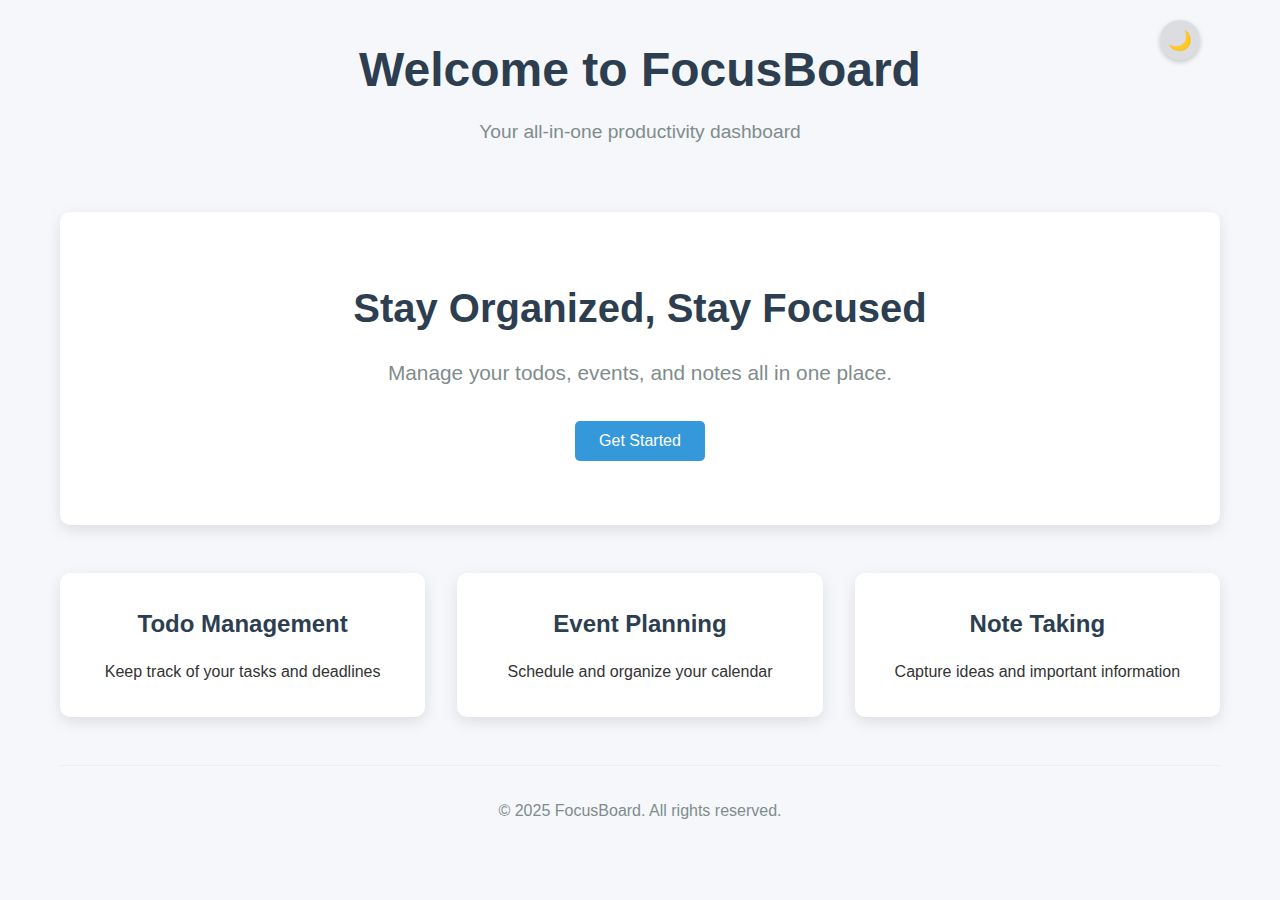
<file: index.html>
<!DOCTYPE html>
<html lang="en">
<head>
    <meta charset="UTF-8">
    <meta name="viewport" content="width=device-width, initial-scale=1.0">
    <title>FocusBoard - Your Productivity Hub</title>
    <link rel="stylesheet" href="css/style.css">
    <link rel="stylesheet" href="css/components.css">
</head>
<body>
    <div class="container">
        <header>
            <h1>Welcome to FocusBoard</h1>
            <p>Your all-in-one productivity dashboard</p>
            <!-- Toggle Button -->
            <button id="themeToggle" title="Toggle Theme" style="position: absolute; top: 20px; right: 20px;">🌙</button>
        </header>
        
        <main>
            <div class="hero-section">
                <h2>Stay Organized, Stay Focused</h2>
                <p>Manage your todos, events, and notes all in one place.</p>
                <div class="cta-buttons">
                    <a href="login.html" class="btn btn-primary">Get Started</a>
                </div>
            </div>
            
            <div class="features">
                <div class="feature-card">
                    <h3>Todo Management</h3>
                    <p>Keep track of your tasks and deadlines</p>
                </div>
                <div class="feature-card">
                    <h3>Event Planning</h3>
                    <p>Schedule and organize your calendar</p>
                </div>
                <div class="feature-card">
                    <h3>Note Taking</h3>
                    <p>Capture ideas and important information</p>
                </div>
            </div>
        </main>
        
        <footer>
            <p>&copy; 2025 FocusBoard. All rights reserved.</p>
        </footer>
    </div>
    
    <script src="js/app.js"></script>
</body>
</html>
</file>
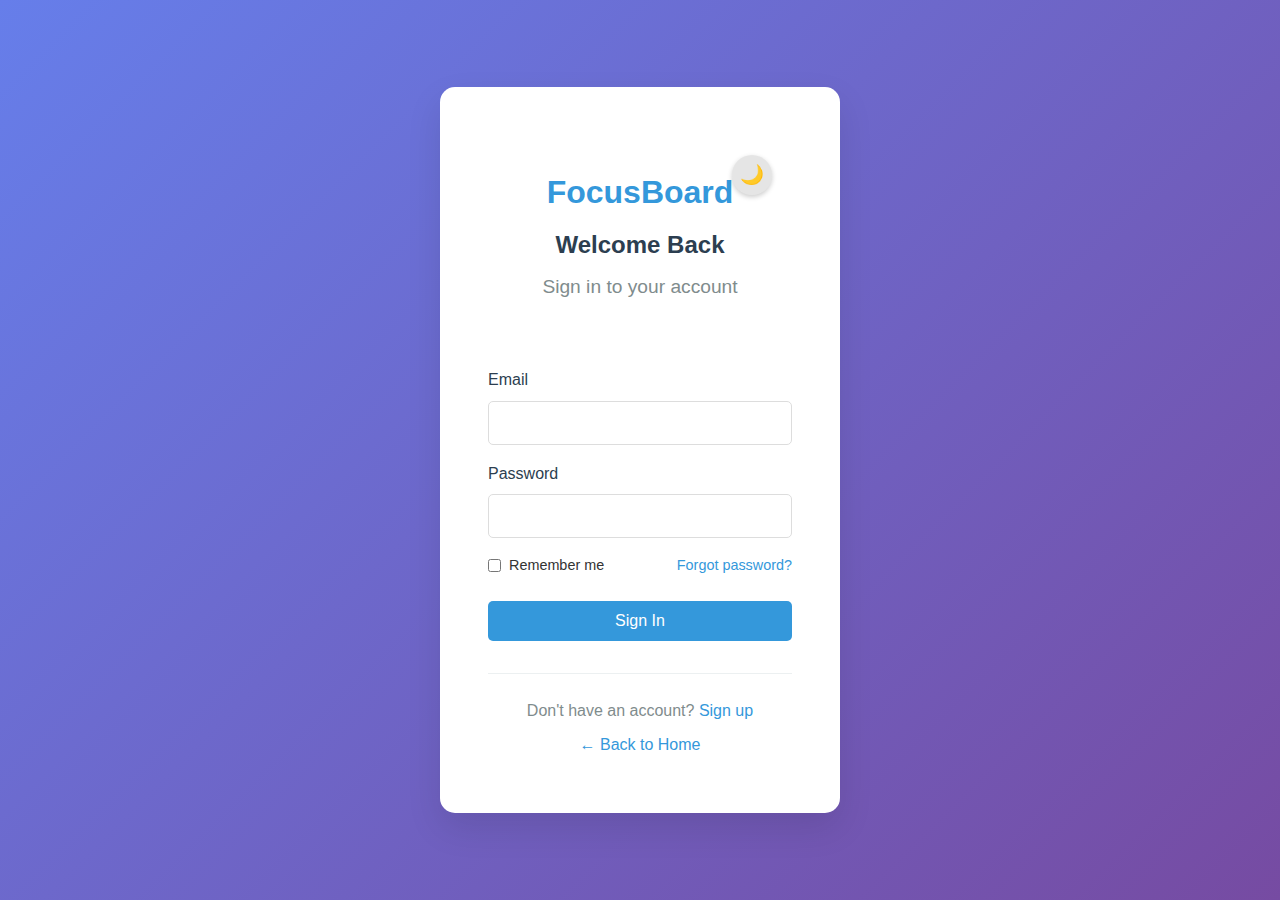
<file: dashboard.html>
<!DOCTYPE html>
<html lang="en">
<head>
    <meta charset="UTF-8">
    <meta name="viewport" content="width=device-width, initial-scale=1.0">
    <title>Dashboard - FocusBoard</title>
    <link rel="stylesheet" href="css/style.css">
    <link rel="stylesheet" href="css/components.css">
</head>
<body>
    <div class="dashboard-container">
        <nav class="sidebar">
            <div class="sidebar-header">
                <h2>FocusBoard</h2>
            </div>
            <ul class="nav-menu">
                <li><a href="dashboard.html" class="nav-link active">Dashboard</a></li>
                <li><a href="todos.html" class="nav-link">Todos</a></li>
                <li><a href="events.html" class="nav-link">Events</a></li>
                <li><a href="notes.html" class="nav-link">Notes</a></li>
            </ul>
            <div class="sidebar-footer">
                <button id="logoutBtn" class="btn btn-secondary">Logout</button>
            </div>
        </nav>
        
        <main class="main-content">
            <header class="dashboard-header">
                <h1>Dashboard</h1>
                <p>Welcome back, <span id="userName">User</span>!</p>
                <!-- Toggle Button -->
                <button id="themeToggle" title="Toggle Theme">🌙</button>
            </header>
            
            <div class="dashboard-grid">
                <div class="dashboard-card">
                    <h3>Quick Stats</h3>
                    <div class="stats">
                        <div class="stat-item">
                            <span class="stat-number" id="todoCount">0</span>
                            <span class="stat-label">Pending Todos</span>
                        </div>
                        <div class="stat-item">
                            <span class="stat-number" id="eventCount">0</span>
                            <span class="stat-label">Upcoming Events</span>
                        </div>
                        <div class="stat-item">
                            <span class="stat-number" id="noteCount">0</span>
                            <span class="stat-label">Total Notes</span>
                        </div>
                    </div>
                </div>
                
                <div class="dashboard-card">
                    <h3>Recent Todos</h3>
                    <div id="recentTodos" class="recent-items">
                        <p class="no-items">No todos yet. <a href="todos.html">Create your first todo</a></p>
                    </div>
                </div>
                
                <div class="dashboard-card">
                    <h3>Upcoming Events</h3>
                    <div id="upcomingEvents" class="recent-items">
                        <p class="no-items">No events scheduled. <a href="events.html">Schedule an event</a></p>
                    </div>
                </div>
                
                <div class="dashboard-card">
                    <h3>Recent Notes</h3>
                    <div id="recentNotes" class="recent-items">
                        <p class="no-items">No notes yet. <a href="notes.html">Create your first note</a></p>
                    </div>
                </div>
            </div>
        </main>
    </div>
    
    <script src="js/auth.js"></script>
    <script src="js/navigation.js"></script>
    <script src="js/app.js"></script>
</body>
</html>
</file>
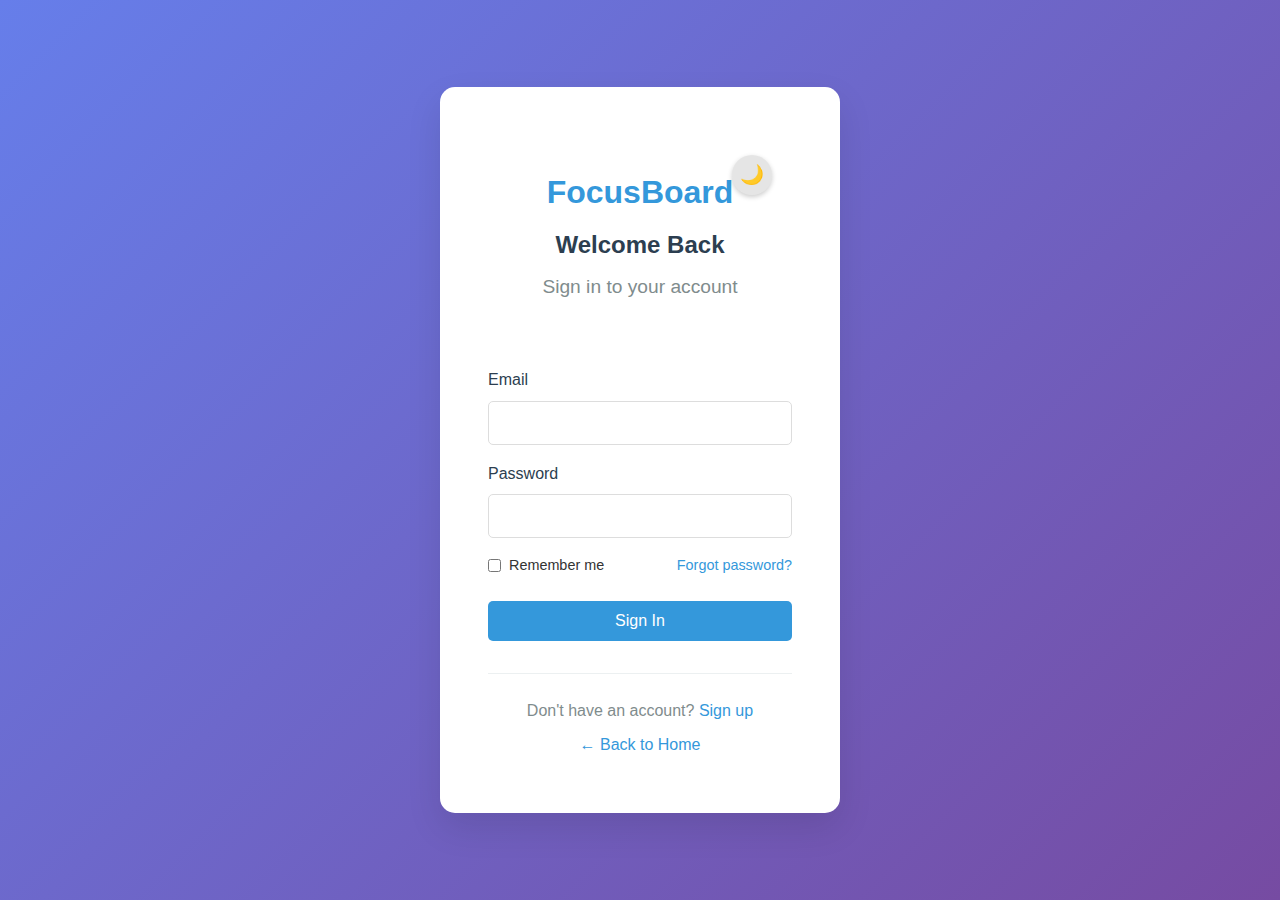
<file: events.html>
<!DOCTYPE html>
<html lang="en">
<head>
    <meta charset="UTF-8">
    <meta name="viewport" content="width=device-width, initial-scale=1.0">
    <title>Events - FocusBoard</title>
    <link rel="stylesheet" href="css/style.css">
    <link rel="stylesheet" href="css/components.css">
</head>
<body>
    <div class="dashboard-container">
        <nav class="sidebar">
            <div class="sidebar-header">
                <h2>FocusBoard</h2>
            </div>
            <ul class="nav-menu">
                <li><a href="dashboard.html" class="nav-link">Dashboard</a></li>
                <li><a href="todos.html" class="nav-link">Todos</a></li>
                <li><a href="events.html" class="nav-link active">Events</a></li>
                <li><a href="notes.html" class="nav-link">Notes</a></li>
            </ul>
            <div class="sidebar-footer">
                <button id="logoutBtn" class="btn btn-secondary">Logout</button>
            </div>
        </nav>
        
        <main class="main-content">
            <header class="page-header">
                <h1>Event Calendar</h1>
                <button id="addEventBtn" class="btn btn-primary">+ Add Event</button>
                <!-- Toggle Button -->
                <button id="themeToggle" title="Toggle Theme">🌙</button>
            </header>
            
            <div class="event-container">
                <div class="calendar-view">
                    <div class="calendar-header">
                        <button id="prevMonth" class="btn btn-secondary">←</button>
                        <h2 id="currentMonth">October 2025</h2>
                        <button id="nextMonth" class="btn btn-secondary">→</button>
                    </div>
                    <div class="calendar-grid" id="calendarGrid">
                        <!-- Calendar will be generated by JavaScript -->
                    </div>
                </div>
                
                <div class="event-form" id="eventForm" style="display: none;">
                    <form id="addEventForm">
                        <div class="form-group">
                            <label for="eventTitle">Event Title</label>
                            <input type="text" id="eventTitle" required>
                        </div>
                        <div class="form-row">
                            <div class="form-group">
                                <label for="eventDate">Date</label>
                                <input type="date" id="eventDate" required>
                            </div>
                            <div class="form-group">
                                <label for="eventTime">Time</label>
                                <input type="time" id="eventTime" required>
                            </div>
                        </div>
                        <div class="form-group">
                            <label for="eventLocation">Location</label>
                            <input type="text" id="eventLocation" placeholder="Optional">
                        </div>
                        <div class="form-group">
                            <label for="eventDescription">Description</label>
                            <textarea id="eventDescription" placeholder="Optional"></textarea>
                        </div>
                        <div class="form-actions">
                            <button type="submit" class="btn btn-primary">Add Event</button>
                            <button type="button" id="cancelEvent" class="btn btn-secondary">Cancel</button>
                        </div>
                    </form>
                </div>
                
                <div class="event-list">
                    <h3>Upcoming Events</h3>
                    <div id="eventList" class="events">
                        <p class="no-items">No events scheduled. Click "Add Event" to get started!</p>
                    </div>
                </div>
            </div>
        </main>
    </div>
    
    <script src="js/auth.js"></script>
    <script src="js/navigation.js"></script>
    <script src="js/app.js"></script>
</body>
</html>
</file>
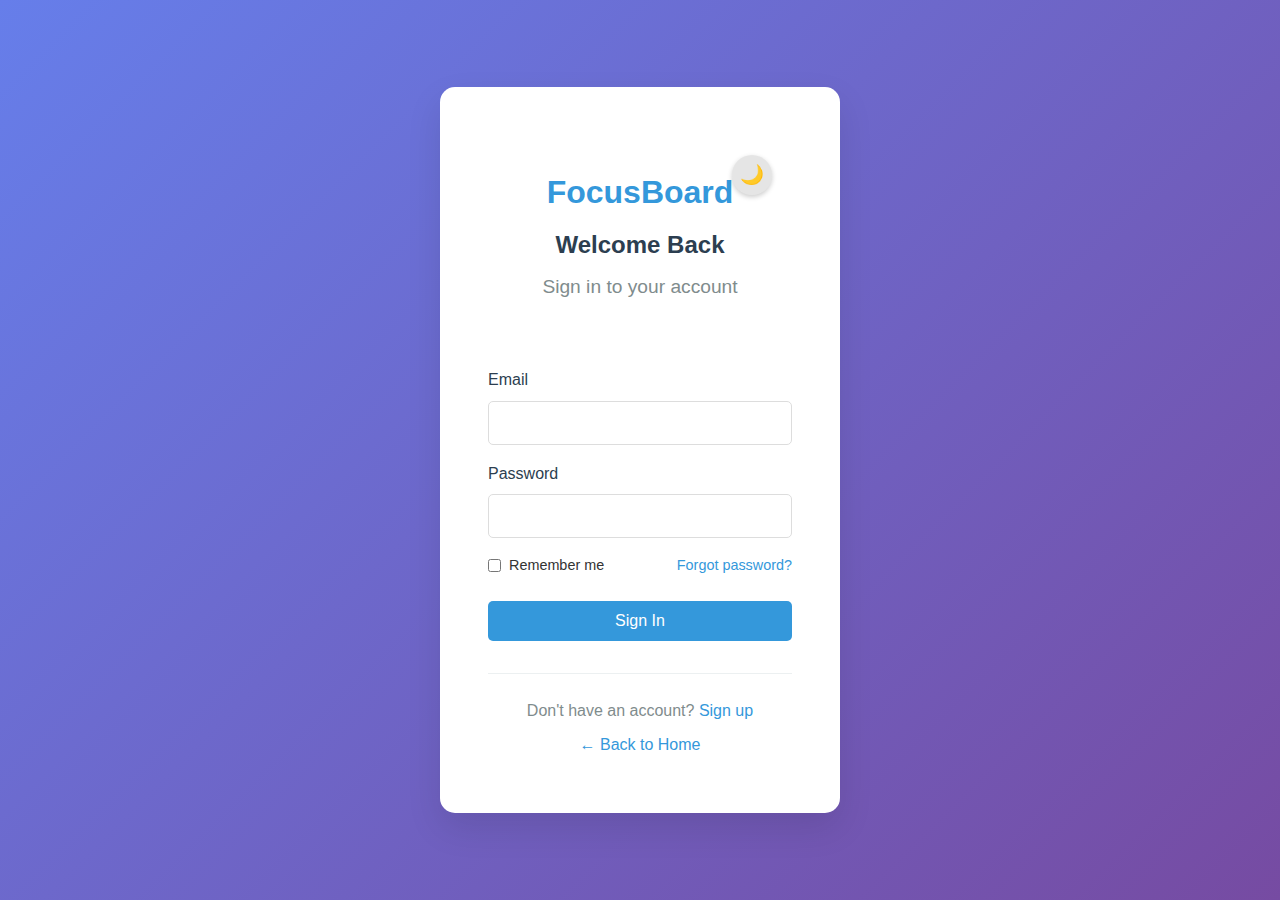
<file: login.html>
<!DOCTYPE html>
<html lang="en">
<head>
    <meta charset="UTF-8">
    <meta name="viewport" content="width=device-width, initial-scale=1.0">
    <title>Login - FocusBoard</title>
    <link rel="stylesheet" href="css/style.css">
    <link rel="stylesheet" href="css/components.css">
</head>
<body>
    <div class="auth-container">
        <div class="auth-card">
            <header>
                <h1>FocusBoard</h1>
                <h2>Welcome Back</h2>
                <p>Sign in to your account</p>
                <!-- Toggle Button -->
                <button id="themeToggle" title="Toggle Theme" style="position: absolute; top: 20px; right: 20px;">🌙</button>
            </header>
            
            <form id="loginForm" class="auth-form">
                <div class="form-group">
                    <label for="email">Email</label>
                    <input type="email" id="email" name="email" required>
                </div>
                
                <div class="form-group">
                    <label for="password">Password</label>
                    <input type="password" id="password" name="password" required>
                </div>
                
                <div class="form-options">
                    <label class="checkbox-label">
                        <input type="checkbox" id="remember"> Remember me
                    </label>
                    <a href="#" class="forgot-password">Forgot password?</a>
                </div>
                
                <button type="submit" class="btn btn-primary btn-full">Sign In</button>
            </form>
            
            <div class="auth-footer">
                <p>Don't have an account? <a href="#" id="signupLink">Sign up</a></p>
                <p><a href="index.html">← Back to Home</a></p>
            </div>
        </div>
    </div>
    
    <script src="js/auth.js"></script>
    <script src="js/app.js"></script>
</body>
</html>
</file>
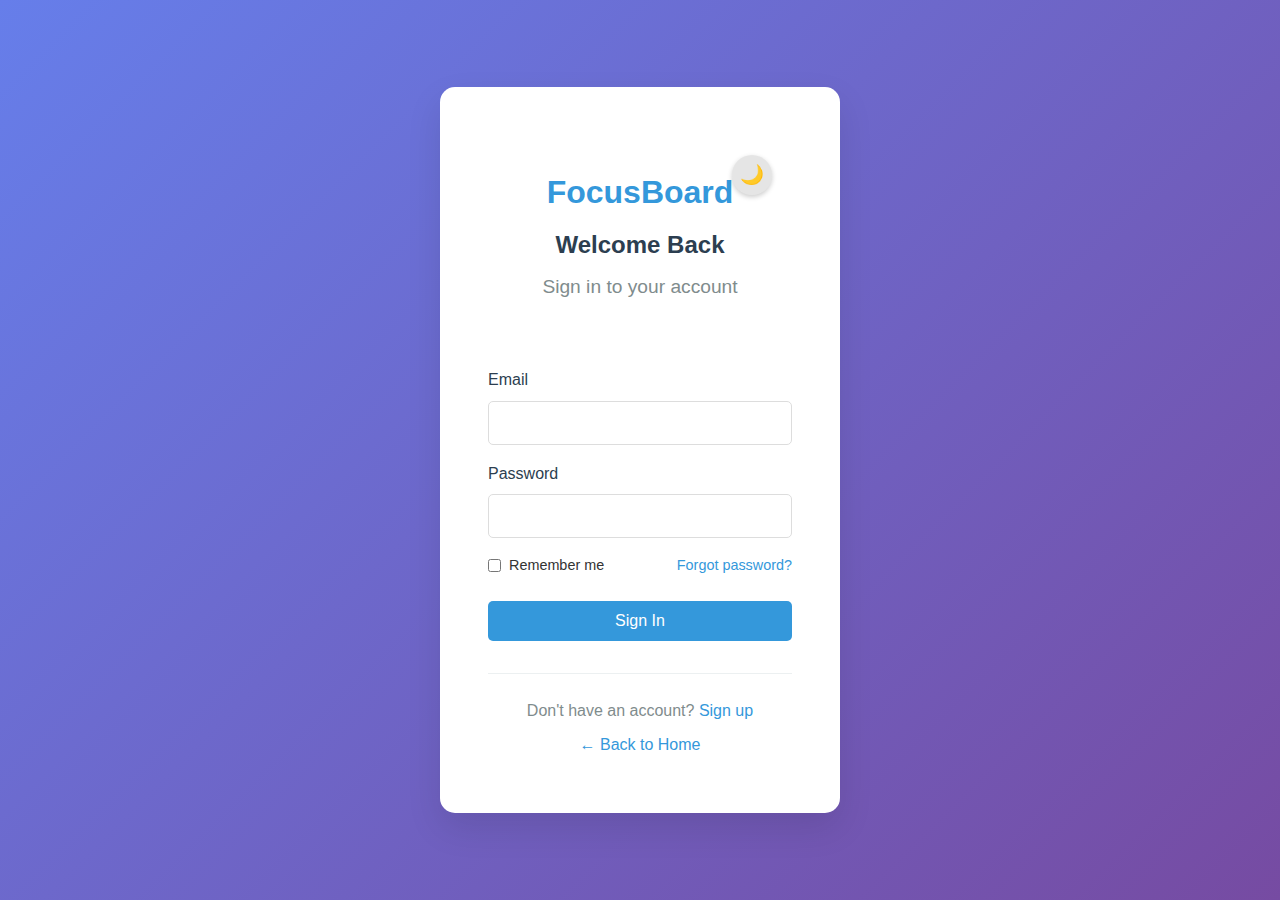
<file: notes.html>
<!DOCTYPE html>
<html lang="en">
<head>
    <meta charset="UTF-8">
    <meta name="viewport" content="width=device-width, initial-scale=1.0">
    <title>Notes - FocusBoard</title>
    <link rel="stylesheet" href="css/style.css">
    <link rel="stylesheet" href="css/components.css">
</head>
<body>
    <div class="dashboard-container">
        <nav class="sidebar">
            <div class="sidebar-header">
                <h2>FocusBoard</h2>
            </div>
            <ul class="nav-menu">
                <li><a href="dashboard.html" class="nav-link">Dashboard</a></li>
                <li><a href="todos.html" class="nav-link">Todos</a></li>
                <li><a href="events.html" class="nav-link">Events</a></li>
                <li><a href="notes.html" class="nav-link active">Notes</a></li>
            </ul>
            <div class="sidebar-footer">
                <button id="logoutBtn" class="btn btn-secondary">Logout</button>
            </div>
        </nav>
        
        <main class="main-content">
            <header class="page-header">
                <h1>Notes</h1>
                <button id="addNoteBtn" class="btn btn-primary">+ Add Note</button>
                <!-- Toggle Button -->
                <button id="themeToggle" title="Toggle Theme">🌙</button>
            </header>
            
            <div class="notes-container">
                <div class="notes-sidebar">
                    <div class="search-box">
                        <input type="text" id="noteSearch" placeholder="Search notes...">
                    </div>
                    <div class="notes-list" id="notesList">
                        <p class="no-items">No notes yet. Click "Add Note" to get started!</p>
                    </div>
                </div>
                
                <div class="note-editor" id="noteEditor" style="display: none;">
                    <div class="editor-header">
                        <input type="text" id="noteTitle" placeholder="Note title..." class="note-title-input">
                        <div class="editor-actions">
                            <button id="saveNote" class="btn btn-primary">Save</button>
                            <button id="deleteNote" class="btn btn-danger" style="display: none;">Delete</button>
                            <button id="closeEditor" class="btn btn-secondary">Close</button>
                        </div>
                    </div>
                    <textarea id="noteContent" placeholder="Start writing your note..." class="note-content-input"></textarea>
                </div>
                
                <div class="welcome-message" id="welcomeMessage">
                    <h2>Welcome to Notes</h2>
                    <p>Select a note from the sidebar or create a new one to get started.</p>
                    <button id="createFirstNote" class="btn btn-primary">Create Your First Note</button>
                </div>
            </div>
        </main>
    </div>
    
    <script src="js/auth.js"></script>
    <script src="js/navigation.js"></script>
    <script src="js/app.js"></script>
</body>
</html>
</file>
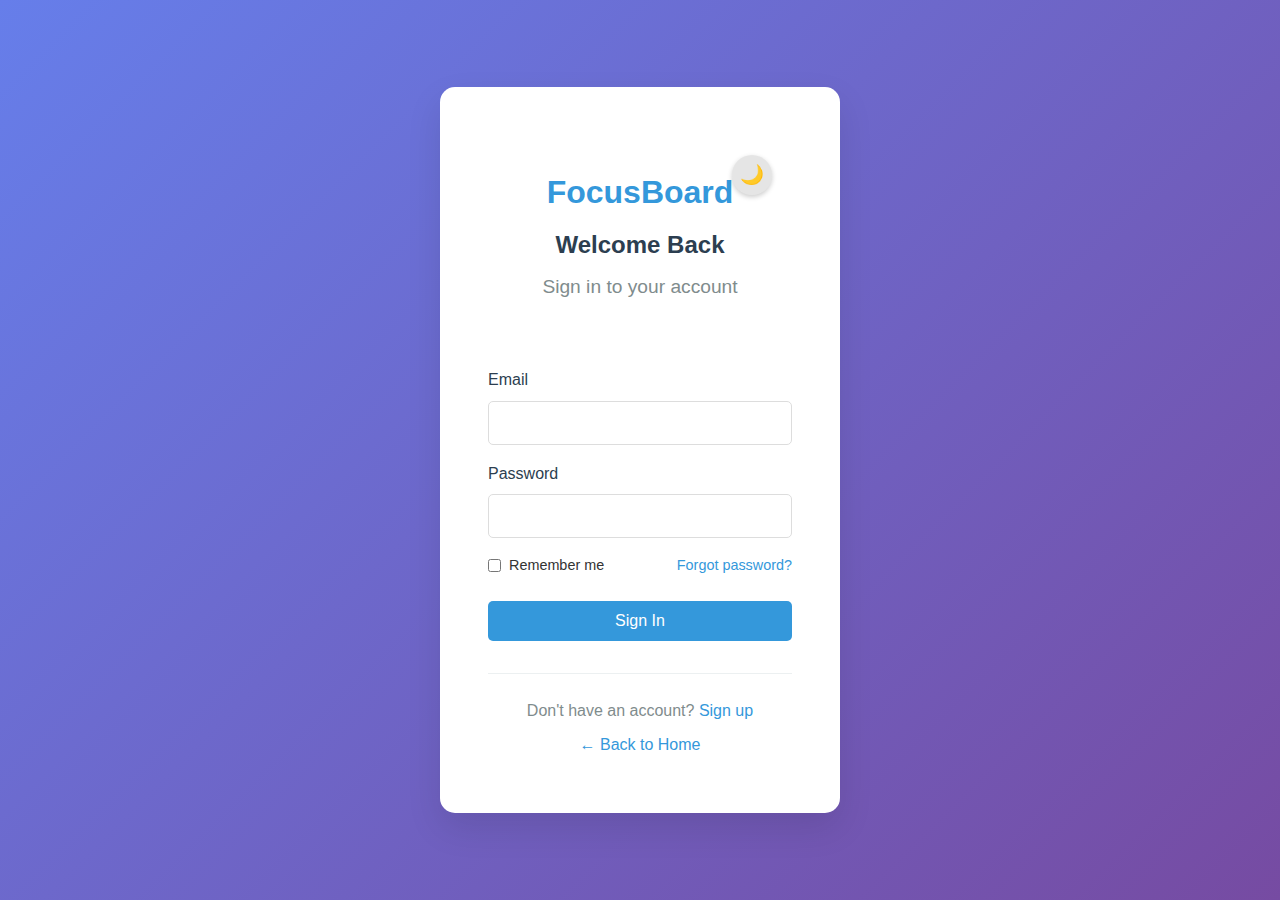
<file: todos.html>
<!DOCTYPE html>
<html lang="en">
<head>
    <meta charset="UTF-8">
    <meta name="viewport" content="width=device-width, initial-scale=1.0">
    <title>Todos - FocusBoard</title>
    <link rel="stylesheet" href="css/style.css">
    <link rel="stylesheet" href="css/components.css">
</head>
<body>
    <div class="dashboard-container">
        <nav class="sidebar">
            <div class="sidebar-header">
                <h2>FocusBoard</h2>
            </div>
            <ul class="nav-menu">
                <li><a href="dashboard.html" class="nav-link">Dashboard</a></li>
                <li><a href="todos.html" class="nav-link active">Todos</a></li>
                <li><a href="events.html" class="nav-link">Events</a></li>
                <li><a href="notes.html" class="nav-link">Notes</a></li>
            </ul>
            <div class="sidebar-footer">
                <button id="logoutBtn" class="btn btn-secondary">Logout</button>
            </div>
        </nav>
        
        <main class="main-content">
            <header class="page-header">
                <h1>Todo Management</h1>
                <button id="addTodoBtn" class="btn btn-primary">+ Add Todo</button>
                <!-- Toggle Button -->
                <button id="themeToggle" title="Toggle Theme">🌙</button>
            </header>
            
            <div class="todo-container">
                <div class="todo-filters">
                    <button class="filter-btn active" data-filter="all">All</button>
                    <button class="filter-btn" data-filter="pending">Pending</button>
                    <button class="filter-btn" data-filter="completed">Completed</button>
                </div>
                
                <div class="todo-form" id="todoForm" style="display: none;">
                    <form id="addTodoForm">
                        <div class="form-row">
                            <input type="text" id="todoTitle" placeholder="Todo title" required>
                            <input type="date" id="todoDueDate">
                            <select id="todoPriority">
                                <option value="low">Low Priority</option>
                                <option value="medium" selected>Medium Priority</option>
                                <option value="high">High Priority</option>
                            </select>
                        </div>
                        <textarea id="todoDescription" placeholder="Description (optional)"></textarea>
                        <div class="form-actions">
                            <button type="submit" class="btn btn-primary">Add Todo</button>
                            <button type="button" id="cancelTodo" class="btn btn-secondary">Cancel</button>
                        </div>
                    </form>
                </div>
                
                <div class="todo-list" id="todoList">
                    <p class="no-items">No todos yet. Click "Add Todo" to get started!</p>
                </div>
            </div>
        </main>
    </div>
    
    <script src="js/auth.js"></script>
    <script src="js/navigation.js"></script>
    <script src="js/app.js"></script>
</body>
</html>
</file>
<file: css/components.css>
/* Component-specific styles */

/* Button Components */
.btn {
    display: inline-block;
    padding: 0.75rem 1.5rem;
    border: none;
    border-radius: 5px;
    font-size: 1rem;
    font-weight: 500;
    text-decoration: none;
    text-align: center;
    cursor: pointer;
    transition: all 0.3s ease;
    line-height: 1;
    color: white;
}

.btn-primary {
    background: #3498db;
    color: white;
}

.btn-primary:hover {
    background: #2980b9;
    transform: translateY(-2px);
    box-shadow: 0 4px 8px rgba(52, 152, 219, 0.3);
}

.btn-secondary {
    background: #95a5a6;
    color: white;
}

.btn-secondary:hover {
    background: #7f8c8d;
    transform: translateY(-2px);
    box-shadow: 0 4px 8px rgba(149, 165, 166, 0.3);
}

.btn-danger {
    background: #e74c3c;
    color: white;
}

.btn-danger:hover {
    background: #c0392b;
    transform: translateY(-2px);
    box-shadow: 0 4px 8px rgba(231, 76, 60, 0.3);
}

.btn-full {
    width: 100%;
}

.btn:disabled {
    opacity: 0.6;
    cursor: not-allowed;
    transform: none !important;
    box-shadow: none !important;
}

/* Theme Toggle Button */
#themeToggle {
    background: rgba(0, 0, 0, 0.1);
    border: none;
    border-radius: 50%;
    width: 40px;
    height: 40px;
    font-size: 1.2rem;
    cursor: pointer;
    display: flex;
    align-items: center;
    justify-content: center;
    transition: all 0.3s ease;
    box-shadow: 0 2px 5px rgba(0, 0, 0, 0.2);
    color: #333;
}

#themeToggle:hover {
    background: rgba(0, 0, 0, 0.2);
    transform: scale(1.1);
}

/* CTA Buttons */
.cta-buttons {
    display: flex;
    gap: 1rem;
    justify-content: center;
    margin-top: 2rem;
}

/* Auth Components */
.auth-card {
    background: white;
    padding: 3rem;
    border-radius: 15px;
    box-shadow: 0 15px 35px rgba(0,0,0,0.1);
    width: 100%;
    max-width: 400px;
    text-align: center;
}

.auth-card header h1 {
    color: #3498db;
    font-size: 2rem;
    margin-bottom: 0.5rem;
}

.auth-card header h2 {
    color: #2c3e50;
    font-size: 1.5rem;
    margin-bottom: 0.5rem;
}

.auth-card header p {
    color: #7f8c8d;
    margin-bottom: 2rem;
}

.auth-form {
    text-align: left;
}

.form-options {
    display: flex;
    justify-content: space-between;
    align-items: center;
    margin-bottom: 1.5rem;
    font-size: 0.9rem;
}

.checkbox-label {
    display: flex;
    align-items: center;
    gap: 0.5rem;
    cursor: pointer;
    color: #333;
}

.checkbox-label input[type="checkbox"] {
    width: auto;
}

.forgot-password {
    color: #3498db;
    text-decoration: none;
}

.forgot-password:hover {
    text-decoration: underline;
}

.auth-footer {
    margin-top: 2rem;
    padding-top: 1.5rem;
    border-top: 1px solid #ecf0f1;
}

.auth-footer p {
    margin-bottom: 0.5rem;
    color: #7f8c8d;
}

.auth-footer a {
    color: #3498db;
    text-decoration: none;
}

.auth-footer a:hover {
    text-decoration: underline;
}

/* Todo Item Component */
.todo-item {
    display: flex;
    align-items: center;
    padding: 1rem;
    border: 1px solid #eee;
    border-radius: 8px;
    margin-bottom: 0.5rem;
    background: white;
    transition: all 0.3s ease;
    color: #333;
}

.todo-item:hover {
    box-shadow: 0 2px 8px rgba(0,0,0,0.1);
    transform: translateY(-1px);
}

.todo-item.completed {
    opacity: 0.7;
    background: #f8f9fa;
}

.todo-item.completed .todo-title {
    text-decoration: line-through;
}

.todo-checkbox {
    margin-right: 1rem;
    width: 18px;
    height: 18px;
}

.todo-content {
    flex: 1;
}

.todo-title {
    font-weight: 500;
    margin-bottom: 0.25rem;
    color: #2c3e50;
}

.todo-meta {
    font-size: 0.9rem;
    color: #7f8c8d;
    display: flex;
    gap: 1rem;
}

.todo-actions {
    display: flex;
    gap: 0.5rem;
    opacity: 0;
    transition: opacity 0.3s ease;
}

.todo-item:hover .todo-actions {
    opacity: 1;
}

.todo-priority {
    padding: 0.25rem 0.5rem;
    border-radius: 3px;
    font-size: 0.8rem;
    font-weight: 500;
}

.todo-priority.high {
    background: #ffe6e6;
    color: #e74c3c;
}

.todo-priority.medium {
    background: #fff3e0;
    color: #f39c12;
}

.todo-priority.low {
    background: #e8f5e8;
    color: #27ae60;
}

/* Event Item Component */
.event-item {
    display: flex;
    align-items: center;
    padding: 1rem;
    border-left: 4px solid #3498db;
    background: white;
    border-radius: 0 8px 8px 0;
    margin-bottom: 0.5rem;
    box-shadow: 0 2px 4px rgba(0,0,0,0.1);
    color: #333;
}

.event-time {
    min-width: 80px;
    font-weight: 500;
    color: #3498db;
    margin-right: 1rem;
}

.event-content {
    flex: 1;
}

.event-title {
    font-weight: 500;
    margin-bottom: 0.25rem;
    color: #2c3e50;
}

.event-location {
    font-size: 0.9rem;
    color: #7f8c8d;
}

.event-actions {
    display: flex;
    gap: 0.5rem;
    opacity: 0;
    transition: opacity 0.3s ease;
}

.event-item:hover .event-actions {
    opacity: 1;
}

/* Note Item Component */
.note-item {
    padding: 1rem;
    border: 1px solid #eee;
    border-radius: 8px;
    margin-bottom: 0.5rem;
    background: white;
    cursor: pointer;
    transition: all 0.3s ease;
    color: #333;
}

.note-item:hover {
    background: #f8f9fa;
    box-shadow: 0 2px 4px rgba(0,0,0,0.1);
}

.note-item.active {
    background: #e3f2fd;
    border-color: #3498db;
}

.note-item-title {
    font-weight: 500;
    margin-bottom: 0.5rem;
    color: #2c3e50;
}

.note-item-preview {
    font-size: 0.9rem;
    color: #7f8c8d;
    line-height: 1.4;
    max-height: 2.8em;
    overflow: hidden;
    text-overflow: ellipsis;
}

.note-item-date {
    font-size: 0.8rem;
    color: #bdc3c7;
    margin-top: 0.5rem;
}

/* Loading and Status Components */
.loading {
    text-align: center;
    padding: 2rem;
    color: #7f8c8d;
}

.loading::after {
    content: "⏳";
    margin-left: 0.5rem;
}

.error-message {
    background: #ffe6e6;
    color: #e74c3c;
    padding: 1rem;
    border-radius: 5px;
    border-left: 4px solid #e74c3c;
    margin-bottom: 1rem;
}

.success-message {
    background: #e8f5e8;
    color: #27ae60;
    padding: 1rem;
    border-radius: 5px;
    border-left: 4px solid #27ae60;
    margin-bottom: 1rem;
}

/* Modal Component */
.modal {
    position: fixed;
    top: 0;
    left: 0;
    width: 100%;
    height: 100%;
    background: rgba(0,0,0,0.5);
    display: flex;
    align-items: center;
    justify-content: center;
    z-index: 1000;
}

.modal-content {
    background: white;
    padding: 2rem;
    border-radius: 10px;
    max-width: 500px;
    width: 90%;
    max-height: 90vh;
    overflow-y: auto;
    color: #333;
}

.modal-header {
    display: flex;
    justify-content: space-between;
    align-items: center;
    margin-bottom: 1.5rem;
    padding-bottom: 1rem;
    border-bottom: 1px solid #eee;
}

.modal-close {
    background: none;
    border: none;
    font-size: 1.5rem;
    cursor: pointer;
    color: #7f8c8d;
    padding: 0;
    width: 30px;
    height: 30px;
    display: flex;
    align-items: center;
    justify-content: center;
}

.modal-close:hover {
    color: #2c3e50;
}

/* Badge Component */
.badge {
    display: inline-block;
    padding: 0.25rem 0.5rem;
    font-size: 0.8rem;
    font-weight: 500;
    border-radius: 10px;
    background: #ecf0f1;
    color: #2c3e50;
}

.badge.primary {
    background: #3498db;
    color: white;
}

.badge.success {
    background: #27ae60;
    color: white;
}

.badge.warning {
    background: #f39c12;
    color: white;
}

.badge.danger {
    background: #e74c3c;
    color: white;
}

/* Tooltip Component */
.tooltip {
    position: relative;
    display: inline-block;
}

.tooltip .tooltip-text {
    visibility: hidden;
    width: 120px;
    background-color: #2c3e50;
    color: white;
    text-align: center;
    border-radius: 6px;
    padding: 5px 0;
    position: absolute;
    z-index: 1;
    bottom: 125%;
    left: 50%;
    margin-left: -60px;
    opacity: 0;
    transition: opacity 0.3s;
    font-size: 0.8rem;
}

.tooltip:hover .tooltip-text {
    visibility: visible;
    opacity: 1;
}

/* Animation Classes */
.fade-in {
    animation: fadeIn 0.3s ease-in;
}

.slide-down {
    animation: slideDown 0.3s ease-out;
}

@keyframes fadeIn {
    from { opacity: 0; }
    to { opacity: 1; }
}

@keyframes slideDown {
    from {
        opacity: 0;
        transform: translateY(-10px);
    }
    to {
        opacity: 1;
        transform: translateY(0);
    }
}

/* Utility Classes */
.text-center { text-align: center; }
.text-left { text-align: left; }
.text-right { text-align: right; }

.mb-1 { margin-bottom: 0.5rem; }
.mb-2 { margin-bottom: 1rem; }
.mb-3 { margin-bottom: 1.5rem; }

.mt-1 { margin-top: 0.5rem; }
.mt-2 { margin-top: 1rem; }
.mt-3 { margin-top: 1.5rem; }

.hidden { display: none; }
.visible { display: block; }

.flex { display: flex; }
.flex-column { flex-direction: column; }
.flex-center { justify-content: center; align-items: center; }
.flex-between { justify-content: space-between; }
.flex-end { justify-content: flex-end; }

.w-100 { width: 100%; }
.h-100 { height: 100%; }

/* Dark Theme Overrides */
.dark-theme #themeToggle {
    background: rgba(255, 255, 255, 0.1);
    color: #fff;
}

.dark-theme #themeToggle:hover {
    background: rgba(255, 255, 255, 0.2);
}

.dark-theme .auth-card {
    background: #2d2d2d;
    box-shadow: 0 15px 35px rgba(0,0,0,0.3);
    color: #e0e0e0;
}

.dark-theme .auth-card header h1 {
    color: #4a86e8;
}

.dark-theme .auth-card header h2 {
    color: #ffffff;
}

.dark-theme .auth-card header p {
    color: #b0b0b0;
}

.dark-theme .checkbox-label {
    color: #e0e0e0;
}

.dark-theme .forgot-password,
.dark-theme .auth-footer a {
    color: #4a86e8;
}

.dark-theme .auth-footer p {
    color: #b0b0b0;
}

.dark-theme .auth-footer {
    border-top-color: #555;
}

.dark-theme .todo-item,
.dark-theme .event-item,
.dark-theme .note-item {
    background: #333;
    border-color: #555;
    color: #e0e0e0;
}

.dark-theme .todo-item.completed {
    background: #3a3a3a;
}

.dark-theme .todo-item:hover {
    box-shadow: 0 2px 8px rgba(0,0,0,0.3);
}

.dark-theme .todo-title,
.dark-theme .event-title,
.dark-theme .note-item-title {
    color: #ffffff;
}

.dark-theme .todo-meta,
.dark-theme .event-location,
.dark-theme .event-date,
.dark-theme .note-item-preview {
    color: #b0b0b0;
}

.dark-theme .note-item-date {
    color: #777;
}

.dark-theme .note-item.active {
    background: #3a506b;
    border-color: #4a86e8;
}

.dark-theme .todo-item.completed .todo-title {
    color: #b0b0b0;
}

.dark-theme .todo-priority.high {
    background: #5a1e1e;
    color: #ff6b6b;
}

.dark-theme .todo-priority.medium {
    background: #5a4e1e;
    color: #ffd166;
}

.dark-theme .todo-priority.low {
    background: #1e5a1e;
    color: #06d6a0;
}

.dark-theme .event-item {
    border-left-color: #4a86e8;
    box-shadow: 0 2px 4px rgba(0,0,0,0.3);
}

.dark-theme .event-time {
    color: #4a86e8;
}

.dark-theme .modal-content {
    background: #2d2d2d;
    color: #e0e0e0;
}

.dark-theme .modal-header {
    border-bottom-color: #555;
}

.dark-theme .modal-close {
    color: #b0b0b0;
}

.dark-theme .modal-close:hover {
    color: #ffffff;
}

.dark-theme .badge {
    background: #555;
    color: #e0e0e0;
}

.dark-theme .badge.primary {
    background: #4a86e8;
}

.dark-theme .badge.success {
    background: #06d6a0;
}

.dark-theme .badge.warning {
    background: #ffd166;
    color: #1a1a1a;
}

.dark-theme .badge.danger {
    background: #ef476f;
}

.dark-theme .error-message {
    background: #5a1e1e;
    color: #ff6b6b;
    border-left-color: #ef476f;
}

.dark-theme .success-message {
    background: #1e5a1e;
    color: #06d6a0;
    border-left-color: #06d6a0;
}

.dark-theme .loading {
    color: #b0b0b0;
}

.dark-theme .tooltip .tooltip-text {
    background-color: #555;
    color: #fff;
}
</file>
<file: css/style.css>
/* Reset and Base Styles */
* {
    margin: 0;
    padding: 0;
    box-sizing: border-box;
}

body {
    font-family: 'Segoe UI', Tahoma, Geneva, Verdana, sans-serif;
    line-height: 1.6;
    color: #333;
    background-color: #f5f7fa;
}

/* Layout Containers */
.container {
    max-width: 1200px;
    margin: 0 auto;
    padding: 0 20px;
}

.auth-container {
    min-height: 100vh;
    display: flex;
    align-items: center;
    justify-content: center;
    background: linear-gradient(135deg, #667eea 0%, #764ba2 100%);
}

.dashboard-container {
    display: flex;
    min-height: 100vh;
}

/* Header Styles */
header {
    text-align: center;
    padding: 2rem 0;
    position: relative;
}

header h1 {
    font-size: 3rem;
    margin-bottom: 0.5rem;
    color: #2c3e50;
}

header p {
    font-size: 1.2rem;
    color: #7f8c8d;
}

/* Hero Section */
.hero-section {
    text-align: center;
    padding: 4rem 0;
    background: white;
    border-radius: 10px;
    margin: 2rem 0;
    box-shadow: 0 5px 15px rgba(0,0,0,0.1);
}

.hero-section h2 {
    font-size: 2.5rem;
    margin-bottom: 1rem;
    color: #2c3e50;
}

.hero-section p {
    font-size: 1.3rem;
    margin-bottom: 2rem;
    color: #7f8c8d;
}

/* Features Grid */
.features {
    display: grid;
    grid-template-columns: repeat(auto-fit, minmax(300px, 1fr));
    gap: 2rem;
    margin: 3rem 0;
}

.feature-card {
    background: white;
    padding: 2rem;
    border-radius: 10px;
    box-shadow: 0 5px 15px rgba(0,0,0,0.1);
    text-align: center;
    transition: transform 0.3s ease;
}

.feature-card:hover {
    transform: translateY(-5px);
}

.feature-card h3 {
    font-size: 1.5rem;
    margin-bottom: 1rem;
    color: #2c3e50;
}

/* Sidebar Navigation */
.sidebar {
    width: 250px;
    background: #2c3e50;
    color: white;
    padding: 1rem 0;
    display: flex;
    flex-direction: column;
}

.sidebar-header {
    padding: 1rem 1.5rem;
    border-bottom: 1px solid #34495e;
}

.sidebar-header h2 {
    font-size: 1.5rem;
    color: #ecf0f1;
}

.nav-menu {
    list-style: none;
    flex: 1;
    padding: 1rem 0;
}

.nav-menu li {
    margin-bottom: 0.5rem;
}

.nav-link {
    display: block;
    padding: 0.75rem 1.5rem;
    color: #bdc3c7;
    text-decoration: none;
    transition: all 0.3s ease;
}

.nav-link:hover,
.nav-link.active {
    background: #34495e;
    color: white;
    border-right: 3px solid #3498db;
}

.sidebar-footer {
    padding: 1rem 1.5rem;
    border-top: 1px solid #34495e;
}

/* Main Content */
.main-content {
    flex: 1;
    padding: 2rem;
    overflow-y: auto;
}

.page-header,
.dashboard-header {
    display: flex;
    justify-content: space-between;
    align-items: center;
    margin-bottom: 2rem;
    padding-bottom: 1rem;
    border-bottom: 2px solid #ecf0f1;
    position: relative;
}

.page-header h1,
.dashboard-header h1 {
    font-size: 2rem;
    color: #2c3e50;
}

/* Dashboard Grid */
.dashboard-grid {
    display: grid;
    grid-template-columns: repeat(auto-fit, minmax(300px, 1fr));
    gap: 1.5rem;
}

.dashboard-card {
    background: white;
    padding: 1.5rem;
    border-radius: 10px;
    box-shadow: 0 2px 10px rgba(0,0,0,0.1);
}

.dashboard-card h3 {
    margin-bottom: 1rem;
    color: #2c3e50;
    font-size: 1.3rem;
}

.stats {
    display: flex;
    justify-content: space-around;
    text-align: center;
}

.stat-item {
    display: flex;
    flex-direction: column;
}

.stat-number {
    font-size: 2rem;
    font-weight: bold;
    color: #3498db;
}

.stat-label {
    font-size: 0.9rem;
    color: #7f8c8d;
    margin-top: 0.25rem;
}

.recent-items {
    max-height: 200px;
    overflow-y: auto;
}

.no-items {
    color: #7f8c8d;
    font-style: italic;
    text-align: center;
    padding: 1rem;
}

/* Form Styles */
.form-group {
    margin-bottom: 1rem;
}

.form-group label {
    display: block;
    margin-bottom: 0.5rem;
    font-weight: 500;
    color: #2c3e50;
}

.form-group input,
.form-group textarea,
.form-group select {
    width: 100%;
    padding: 0.75rem;
    border: 1px solid #ddd;
    border-radius: 5px;
    font-size: 1rem;
    transition: border-color 0.3s ease;
    background-color: white;
    color: #333;
}

.form-group input:focus,
.form-group textarea:focus,
.form-group select:focus {
    outline: none;
    border-color: #3498db;
    box-shadow: 0 0 0 2px rgba(52, 152, 219, 0.2);
}

.form-row {
    display: grid;
    grid-template-columns: repeat(auto-fit, minmax(200px, 1fr));
    gap: 1rem;
}

.form-actions {
    display: flex;
    gap: 1rem;
    margin-top: 1.5rem;
}

/* Filter Buttons */
.todo-filters {
    display: flex;
    gap: 0.5rem;
    margin-bottom: 1.5rem;
}

.filter-btn {
    padding: 0.5rem 1rem;
    border: 1px solid #ddd;
    background: white;
    border-radius: 5px;
    cursor: pointer;
    transition: all 0.3s ease;
    color: #333;
}

.filter-btn:hover,
.filter-btn.active {
    background: #3498db;
    color: white;
    border-color: #3498db;
}

/* Todo/Event/Note specific styles */
.todo-container,
.event-container,
.notes-container {
    background: white;
    padding: 2rem;
    border-radius: 10px;
    box-shadow: 0 2px 10px rgba(0,0,0,0.1);
}

.todo-form,
.event-form {
    background: #f8f9fa;
    padding: 1.5rem;
    border-radius: 8px;
    margin-bottom: 2rem;
    border-left: 4px solid #3498db;
}

/* Calendar Styles */
.calendar-view {
    margin-bottom: 2rem;
}

.calendar-header {
    display: flex;
    justify-content: space-between;
    align-items: center;
    margin-bottom: 1rem;
}

.calendar-grid {
    display: grid;
    grid-template-columns: repeat(7, 1fr);
    gap: 1px;
    background: #ddd;
    border-radius: 5px;
    overflow: hidden;
}

.calendar-day {
    background: white;
    padding: 1rem;
    min-height: 100px;
    border: 1px solid #eee;
    color: #333;
}

.calendar-day.other-month {
    background: #f8f9fa;
    color: #aaa;
}

.calendar-day.today {
    background: #e3f2fd;
    font-weight: bold;
}

/* Notes Styles */
.notes-container {
    display: grid;
    grid-template-columns: 300px 1fr;
    gap: 2rem;
    min-height: 600px;
}

.notes-sidebar {
    border-right: 1px solid #eee;
    padding-right: 1.5rem;
}

.search-box input {
    width: 100%;
    padding: 0.75rem;
    border: 1px solid #ddd;
    border-radius: 5px;
    margin-bottom: 1rem;
    background-color: white;
    color: #333;
}

.note-editor {
    display: flex;
    flex-direction: column;
}

.editor-header {
    display: flex;
    justify-content: space-between;
    align-items: center;
    margin-bottom: 1rem;
    padding-bottom: 1rem;
    border-bottom: 1px solid #eee;
}

.note-title-input {
    flex: 1;
    font-size: 1.5rem;
    font-weight: bold;
    border: none;
    outline: none;
    margin-right: 1rem;
    background-color: transparent;
    color: #333;
}

.editor-actions {
    display: flex;
    gap: 0.5rem;
}

.note-content-input {
    flex: 1;
    border: none;
    outline: none;
    resize: none;
    font-size: 1rem;
    line-height: 1.6;
    padding: 1rem 0;
    background-color: transparent;
    color: #333;
}

.welcome-message {
    display: flex;
    flex-direction: column;
    align-items: center;
    justify-content: center;
    text-align: center;
    color: #7f8c8d;
}

.welcome-message h2 {
    margin-bottom: 1rem;
    color: #2c3e50;
}

/* Footer */
footer {
    text-align: center;
    padding: 2rem 0;
    color: #7f8c8d;
    border-top: 1px solid #ecf0f1;
    margin-top: 3rem;
}

/* Responsive Design */
@media (max-width: 768px) {
    .dashboard-container {
        flex-direction: column;
    }
    
    .sidebar {
        width: 100%;
        order: 2;
    }
    
    .main-content {
        order: 1;
    }
    
    .notes-container {
        grid-template-columns: 1fr;
    }
    
    .notes-sidebar {
        border-right: none;
        border-bottom: 1px solid #eee;
        padding-right: 0;
        padding-bottom: 1.5rem;
        margin-bottom: 1.5rem;
    }
    
    .hero-section h2 {
        font-size: 2rem;
    }
    
    .features {
        grid-template-columns: 1fr;
    }
}

/* Dark Theme Overrides */
.dark-theme {
    background-color: #1a1a1a;
    color: #e0e0e0;
}

.dark-theme .auth-container {
    background: linear-gradient(135deg, #2c3e50 0%, #34495e 100%);
}

.dark-theme .hero-section,
.dark-theme .feature-card,
.dark-theme .dashboard-card,
.dark-theme .todo-container,
.dark-theme .event-container,
.dark-theme .notes-container {
    background-color: #2d2d2d;
    color: #e0e0e0;
    box-shadow: 0 5px 15px rgba(0,0,0,0.3);
}

.dark-theme header h1,
.dark-theme header p,
.dark-theme .hero-section h2,
.dark-theme .feature-card h3,
.dark-theme .dashboard-card h3,
.dark-theme .page-header h1,
.dark-theme .dashboard-header h1,
.dark-theme .welcome-message h2 {
    color: #ffffff;
}

.dark-theme .hero-section p,
.dark-theme .stat-label,
.dark-theme .no-items,
.dark-theme footer,
.dark-theme .welcome-message {
    color: #b0b0b0;
}

.dark-theme .form-group label,
.dark-theme .filter-btn {
    color: #e0e0e0;
}

.dark-theme .form-group input,
.dark-theme .form-group textarea,
.dark-theme .form-group select,
.dark-theme .search-box input {
    background-color: #333;
    color: #e0e0e0;
    border-color: #555;
}

.dark-theme .form-group input:focus,
.dark-theme .form-group textarea:focus,
.dark-theme .form-group select:focus {
    border-color: #4a86e8;
    box-shadow: 0 0 0 2px rgba(74, 134, 232, 0.2);
}

.dark-theme .filter-btn {
    background-color: #333;
    border-color: #555;
}

.dark-theme .filter-btn:hover,
.dark-theme .filter-btn.active {
    background-color: #4a86e8;
    border-color: #4a86e8;
}

.dark-theme .todo-form,
.dark-theme .event-form {
    background-color: #333;
    border-left-color: #4a86e8;
}

.dark-theme .calendar-day {
    background-color: #333;
    border-color: #555;
    color: #e0e0e0;
}

.dark-theme .calendar-day.other-month {
    background-color: #2a2a2a;
    color: #777;
}

.dark-theme .calendar-day.today {
    background-color: #3a506b;
}

.dark-theme .notes-sidebar {
    border-right-color: #555;
}

.dark-theme .note-title-input,
.dark-theme .note-content-input {
    color: #e0e0e0;
}

.dark-theme .page-header,
.dark-theme .dashboard-header {
    border-bottom-color: #555;
}

.dark-theme .sidebar-footer {
    border-top-color: #34495e;
}
</file>
